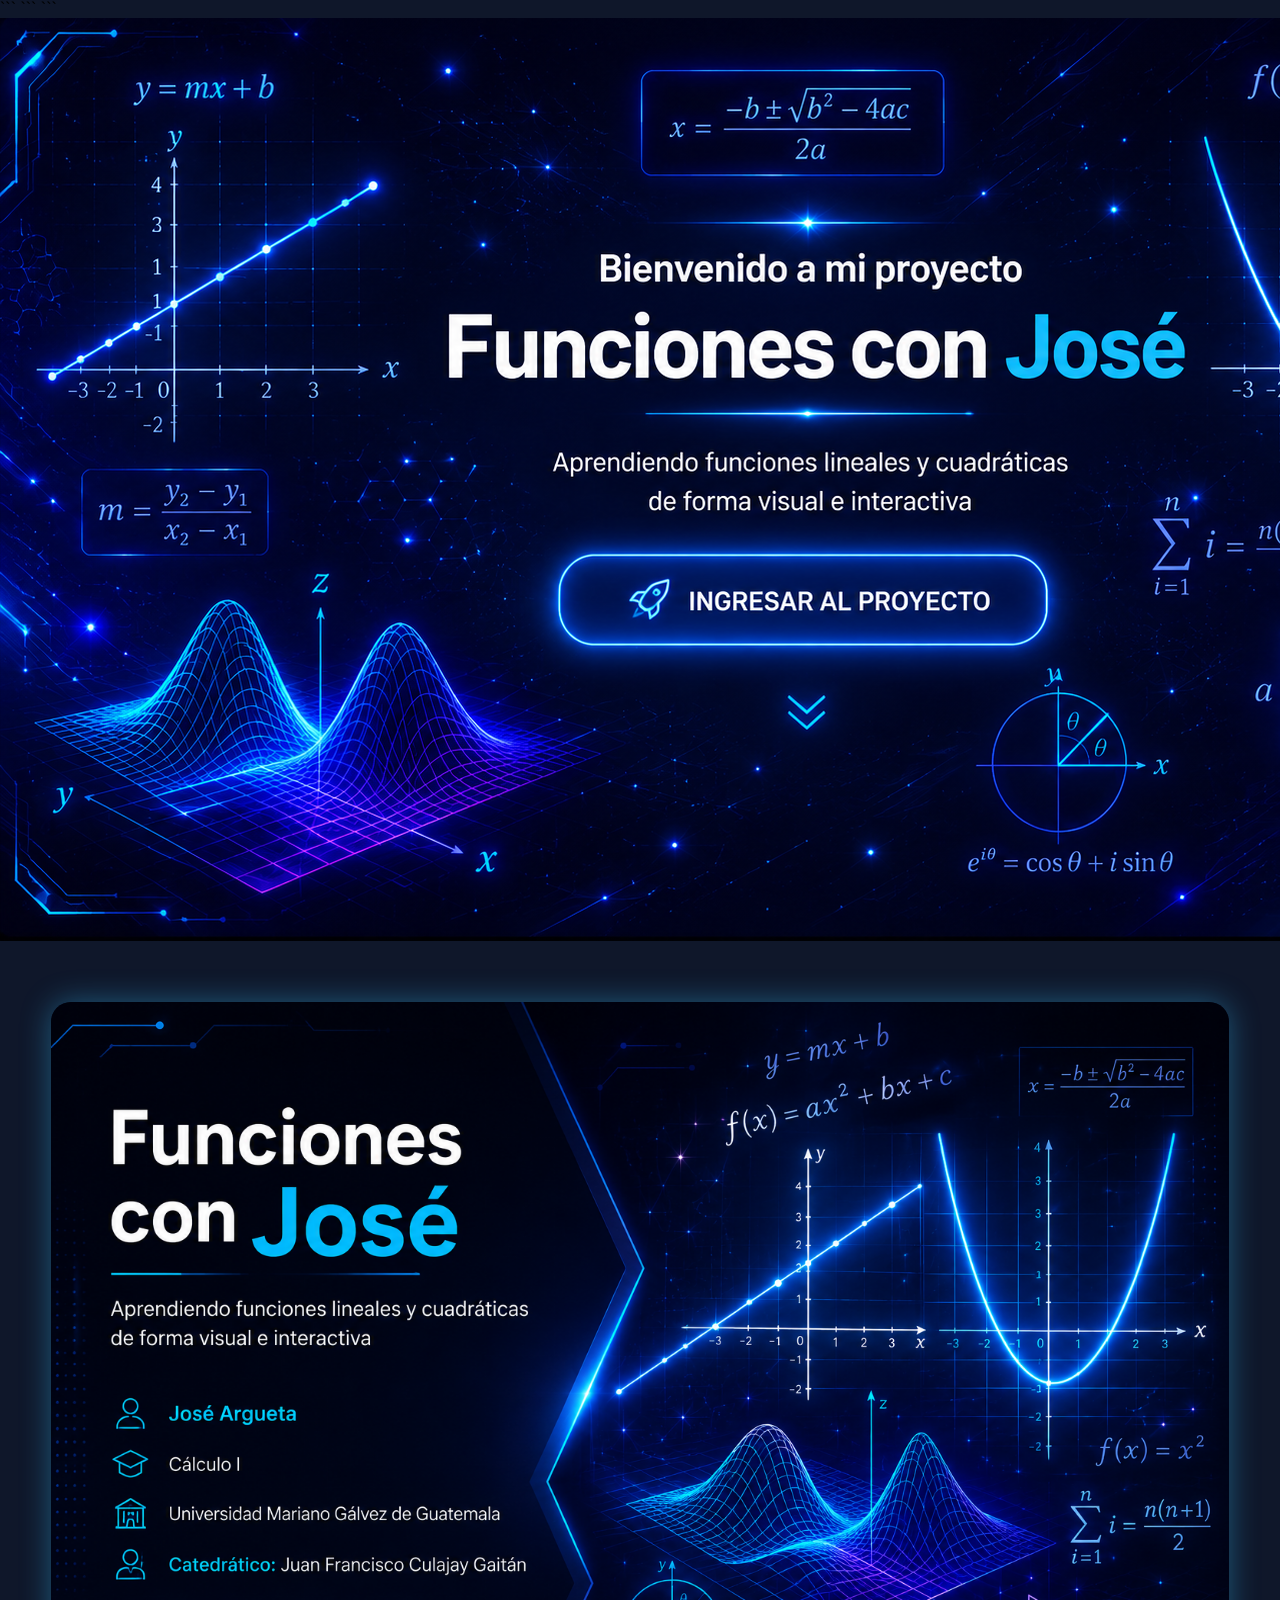
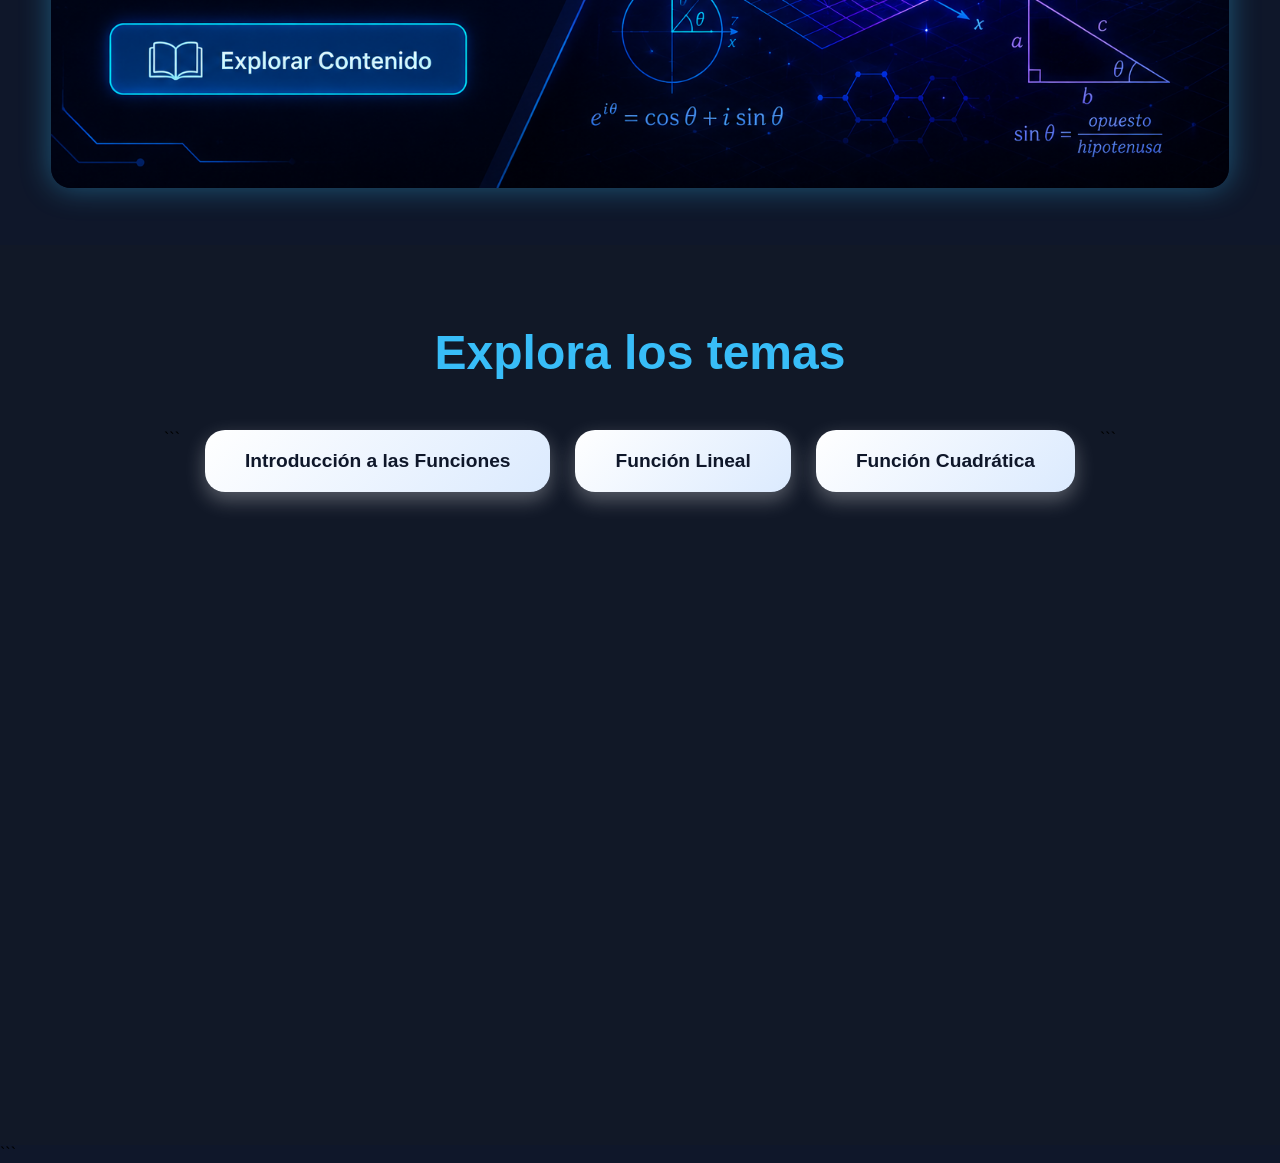
<file: index.html>
<!DOCTYPE html>

<html lang="es">

<head>
    <meta charset="UTF-8">
    <meta name="viewport" content="width=device-width, initial-scale=1.0">
    <title>Funciones con José</title>

```
<link rel="stylesheet" href="css/estilos.css">
```

</head>

<body>

```
<!-- PORTADA -->
<section class="portada">

    <div class="contenedor-portada">

        <img src="img/Portada.png" alt="Portada">

        <a href="#menu" class="btn-invisible"></a>

    </div>

</section>

<!-- TARJETA -->
<section class="presentacion">

    <img src="img/tarjeta.png" alt="Presentación">

</section>

<!-- MENÚ -->
<section id="menu" class="menu-principal">

    <h2>Explora los temas</h2>

    <div class="botones">

     <div class="botones">

```
<a href="paginas/introduccion.html">
    Introducción a las Funciones
</a>

<a href="paginas/lineal.html">
    Función Lineal
</a>

<a href="paginas/cuadratica.html">
    Función Cuadrática
</a>
```
</div>


    </div>

</section>
```
</body>

</html>
</file>
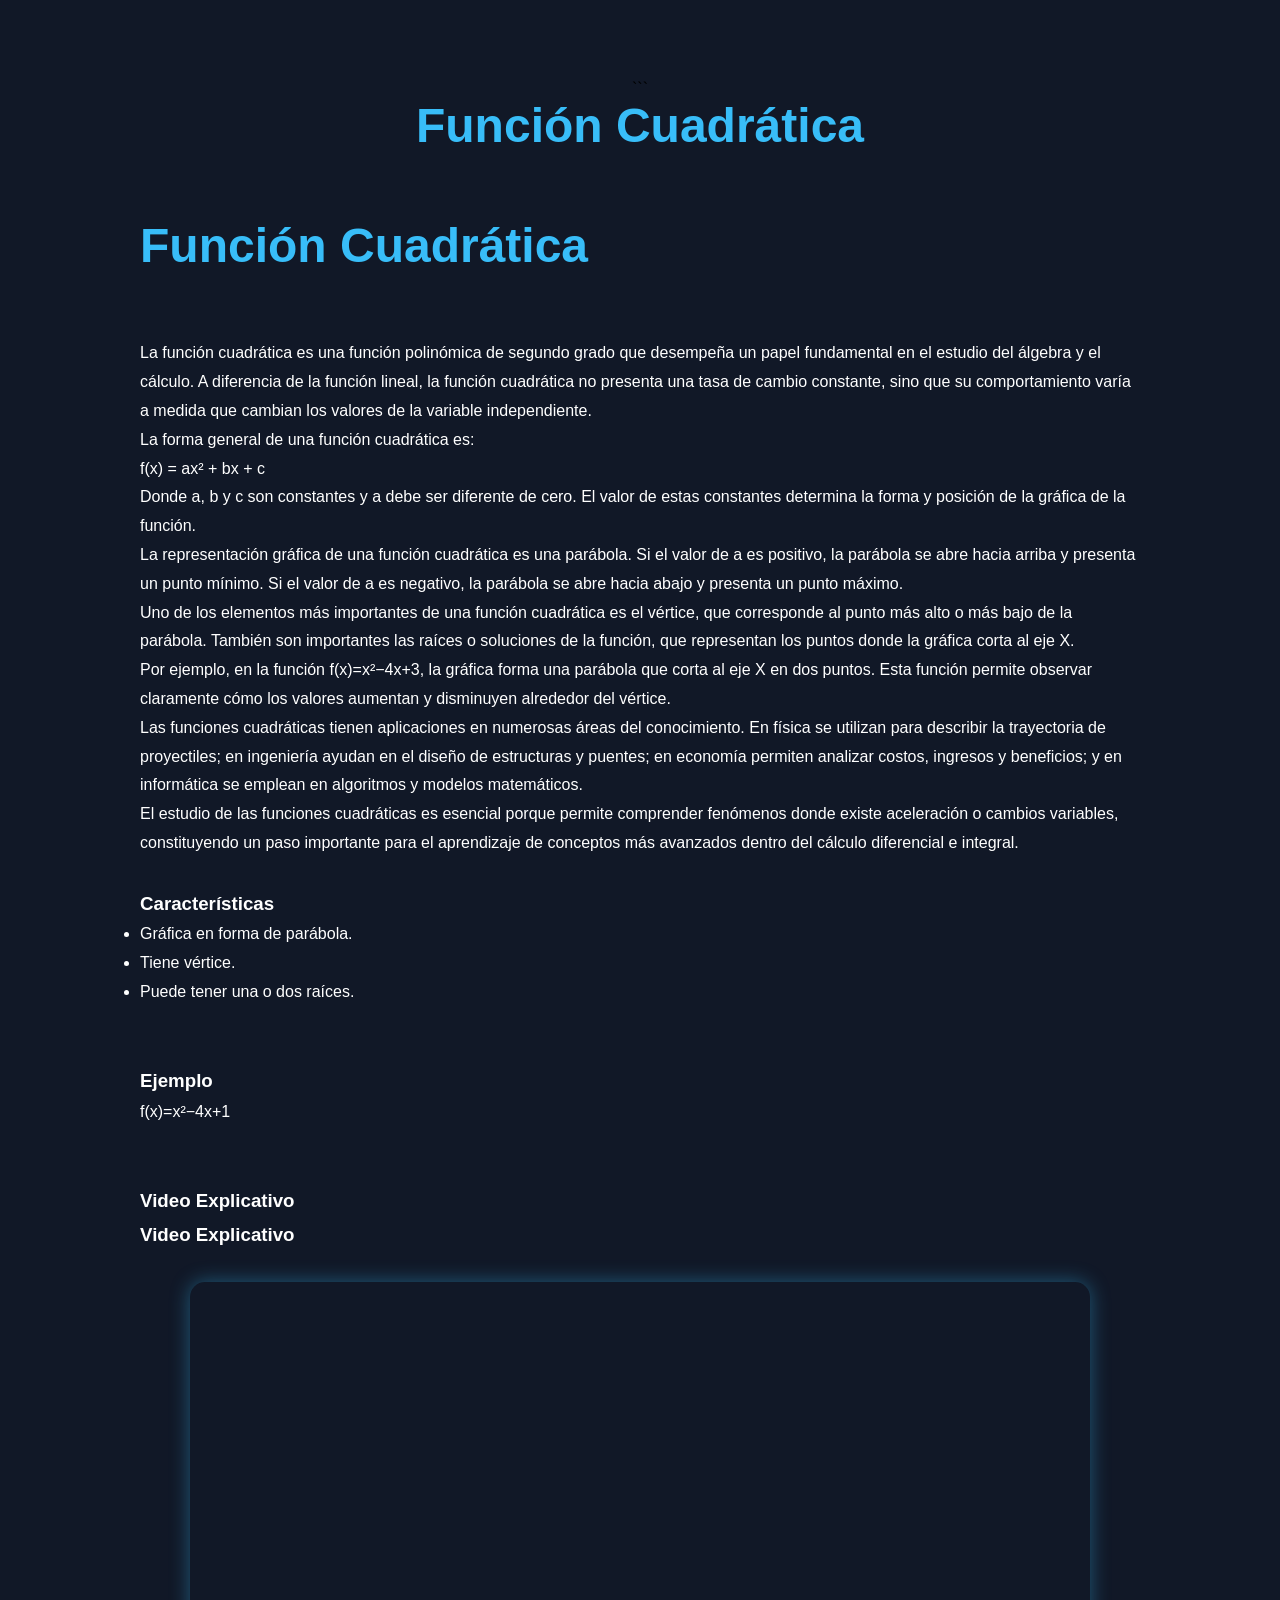
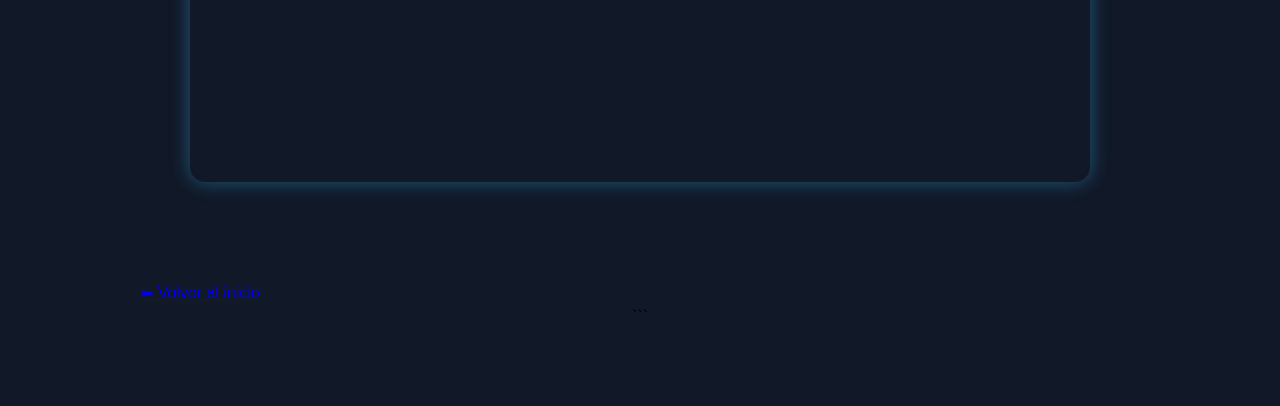
<file: paginas/cuadratica.html>
<!DOCTYPE html>

<html lang="es">

<head>
    <meta charset="UTF-8">
    <title>Función Cuadrática</title>
    <link rel="stylesheet" href="../css/estilos.css">
</head>

<body>

<section class="menu-principal">

```
<h2>Función Cuadrática</h2>

<div style="max-width:1000px;margin:auto;color:white;text-align:left;line-height:1.8;">

    <h2>Función Cuadrática</h2>

<p>
La función cuadrática es una función polinómica de segundo grado que desempeña un papel fundamental en el estudio del álgebra y el cálculo. A diferencia de la función lineal, la función cuadrática no presenta una tasa de cambio constante, sino que su comportamiento varía a medida que cambian los valores de la variable independiente.
</p>

<p>
La forma general de una función cuadrática es:
</p>

<p>
f(x) = ax² + bx + c
</p>

<p>
Donde a, b y c son constantes y a debe ser diferente de cero. El valor de estas constantes determina la forma y posición de la gráfica de la función.
</p>

<p>
La representación gráfica de una función cuadrática es una parábola. Si el valor de a es positivo, la parábola se abre hacia arriba y presenta un punto mínimo. Si el valor de a es negativo, la parábola se abre hacia abajo y presenta un punto máximo.
</p>

<p>
Uno de los elementos más importantes de una función cuadrática es el vértice, que corresponde al punto más alto o más bajo de la parábola. También son importantes las raíces o soluciones de la función, que representan los puntos donde la gráfica corta al eje X.
</p>

<p>
Por ejemplo, en la función f(x)=x²−4x+3, la gráfica forma una parábola que corta al eje X en dos puntos. Esta función permite observar claramente cómo los valores aumentan y disminuyen alrededor del vértice.
</p>

<p>
Las funciones cuadráticas tienen aplicaciones en numerosas áreas del conocimiento. En física se utilizan para describir la trayectoria de proyectiles; en ingeniería ayudan en el diseño de estructuras y puentes; en economía permiten analizar costos, ingresos y beneficios; y en informática se emplean en algoritmos y modelos matemáticos.
</p>

<p>
El estudio de las funciones cuadráticas es esencial porque permite comprender fenómenos donde existe aceleración o cambios variables, constituyendo un paso importante para el aprendizaje de conceptos más avanzados dentro del cálculo diferencial e integral.
</p>


    <br>

    <h3>Características</h3>

    <ul>
        <li>Gráfica en forma de parábola.</li>
        <li>Tiene vértice.</li>
        <li>Puede tener una o dos raíces.</li>
    </ul>

    <br><br>

    <h3>Ejemplo</h3>

    <p>f(x)=x²−4x+1</p>

    <br><br>

    <h3>Video Explicativo</h3>

<h3>Video Explicativo</h3>

<div class="video-container">
    <iframe
        src="https://www.youtube.com/embed/9wWQQE1r1es"
        title="Función Cuadrática"
        frameborder="0"
        allowfullscreen>
    </iframe>
</div>

    <br><br>

    <a href="../index.html">⬅ Volver al inicio</a>

</div>
```

</section>

</body>
</html>
</file>
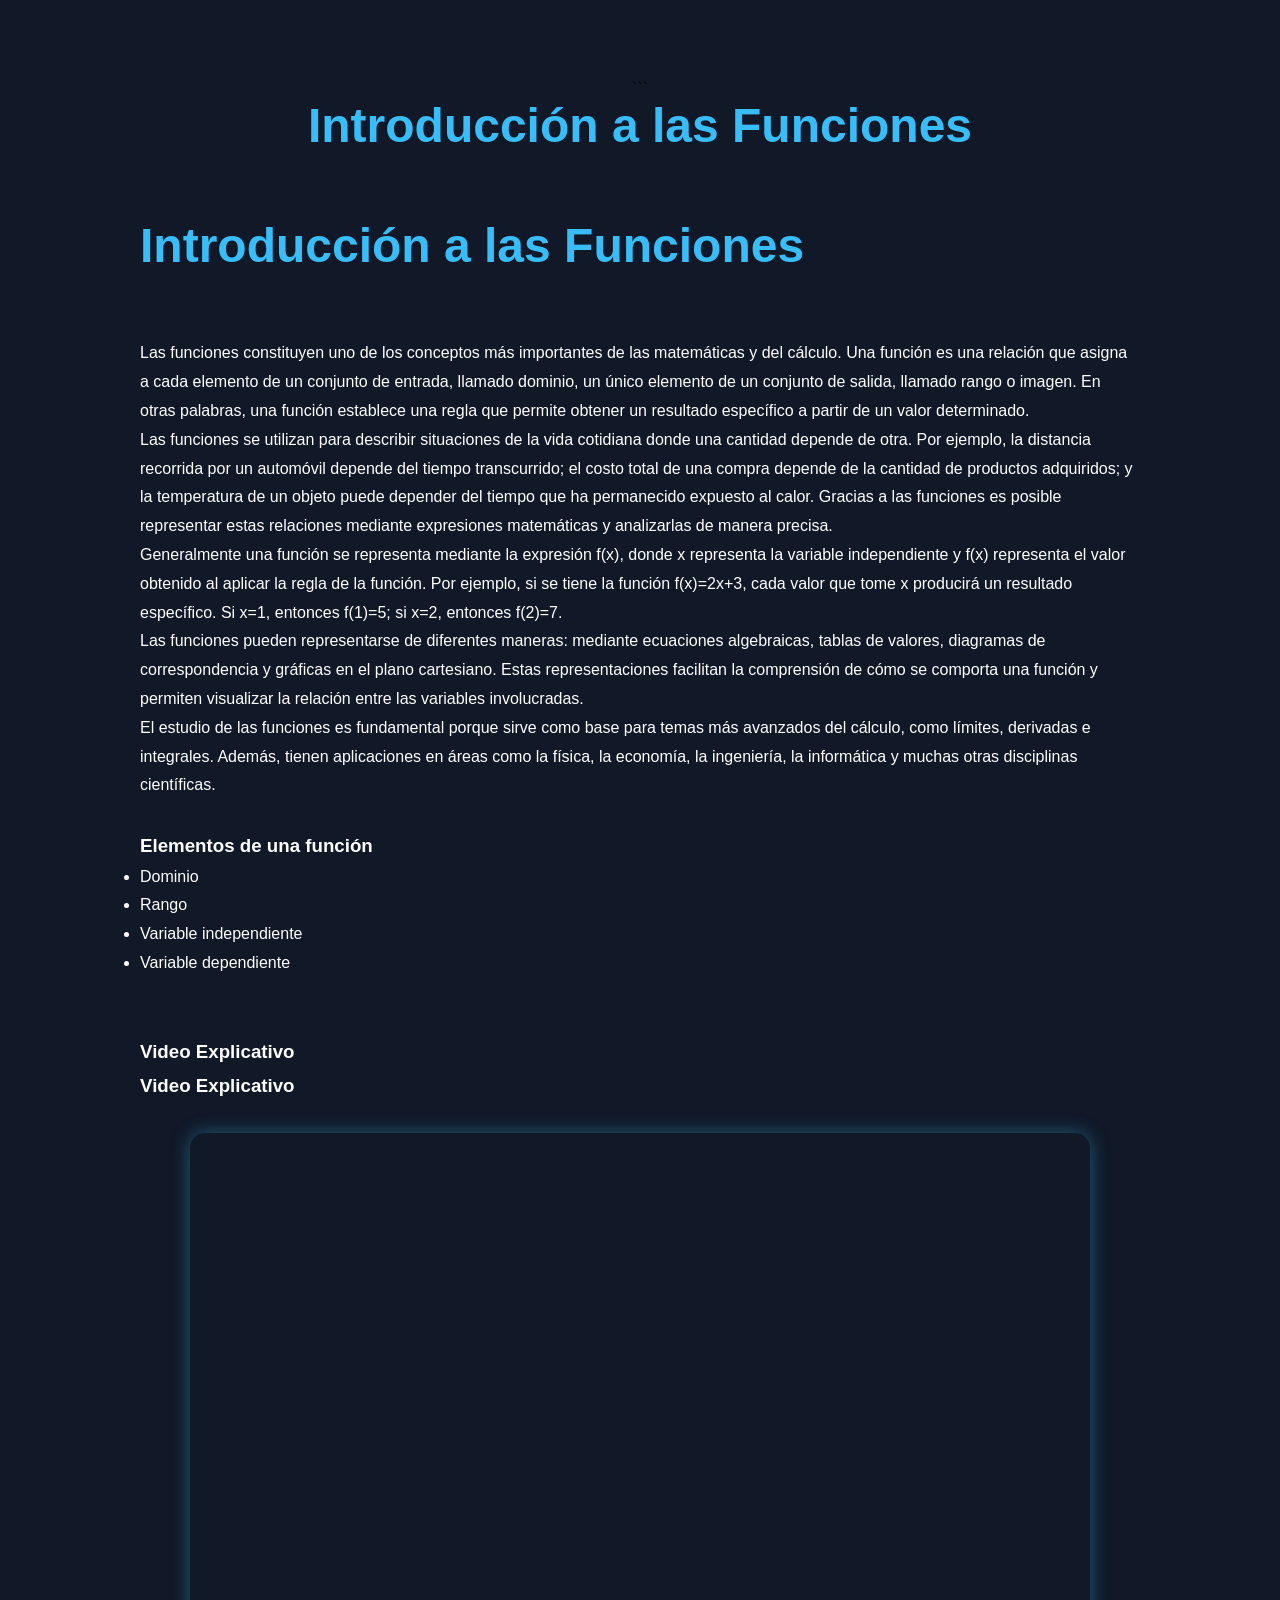
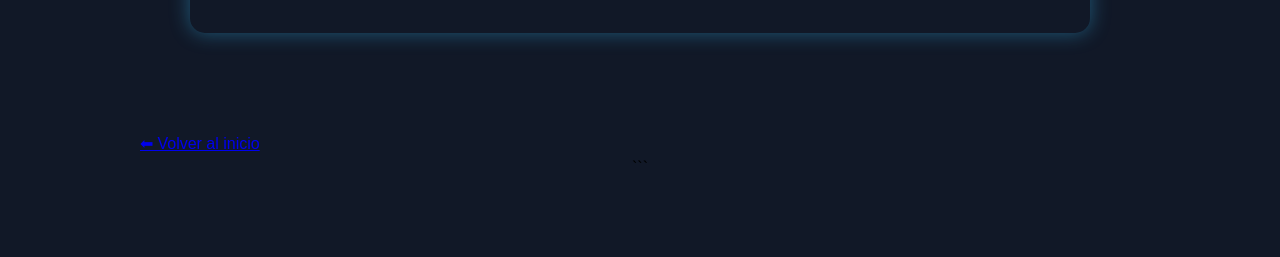
<file: paginas/introduccion.html>
<!DOCTYPE html>

<html lang="es">

<head>
    <meta charset="UTF-8">
    <title>Introducción a las Funciones</title>
    <link rel="stylesheet" href="../css/estilos.css">
</head>

<body>

<section class="menu-principal">

```
<h2>Introducción a las Funciones</h2>

<div style="max-width:1000px;margin:auto;color:white;text-align:left;line-height:1.8;">

    <h2>Introducción a las Funciones</h2>

<p>
Las funciones constituyen uno de los conceptos más importantes de las matemáticas y del cálculo. Una función es una relación que asigna a cada elemento de un conjunto de entrada, llamado dominio, un único elemento de un conjunto de salida, llamado rango o imagen. En otras palabras, una función establece una regla que permite obtener un resultado específico a partir de un valor determinado.
</p>

<p>
Las funciones se utilizan para describir situaciones de la vida cotidiana donde una cantidad depende de otra. Por ejemplo, la distancia recorrida por un automóvil depende del tiempo transcurrido; el costo total de una compra depende de la cantidad de productos adquiridos; y la temperatura de un objeto puede depender del tiempo que ha permanecido expuesto al calor. Gracias a las funciones es posible representar estas relaciones mediante expresiones matemáticas y analizarlas de manera precisa.
</p>

<p>
Generalmente una función se representa mediante la expresión f(x), donde x representa la variable independiente y f(x) representa el valor obtenido al aplicar la regla de la función. Por ejemplo, si se tiene la función f(x)=2x+3, cada valor que tome x producirá un resultado específico. Si x=1, entonces f(1)=5; si x=2, entonces f(2)=7.
</p>

<p>
Las funciones pueden representarse de diferentes maneras: mediante ecuaciones algebraicas, tablas de valores, diagramas de correspondencia y gráficas en el plano cartesiano. Estas representaciones facilitan la comprensión de cómo se comporta una función y permiten visualizar la relación entre las variables involucradas.
</p>

<p>
El estudio de las funciones es fundamental porque sirve como base para temas más avanzados del cálculo, como límites, derivadas e integrales. Además, tienen aplicaciones en áreas como la física, la economía, la ingeniería, la informática y muchas otras disciplinas científicas.
</p>


    <br>

    <h3>Elementos de una función</h3>

    <ul>
        <li>Dominio</li>
        <li>Rango</li>
        <li>Variable independiente</li>
        <li>Variable dependiente</li>
    </ul>

    <br><br>

    <h3>Video Explicativo</h3>

    <!-- Reemplaza VIDEO.mp4 por tu video -->
<h3>Video Explicativo</h3>

<div class="video-container">
    <iframe
        src="https://www.youtube.com/embed/DceA_WM0DqY"
        title="Introducción a las Funciones"
        frameborder="0"
        allowfullscreen>
    </iframe>
</div>
    <br><br>

    <a href="../index.html">⬅ Volver al inicio</a>

</div>
```

</section>

</body>
</html>
</file>
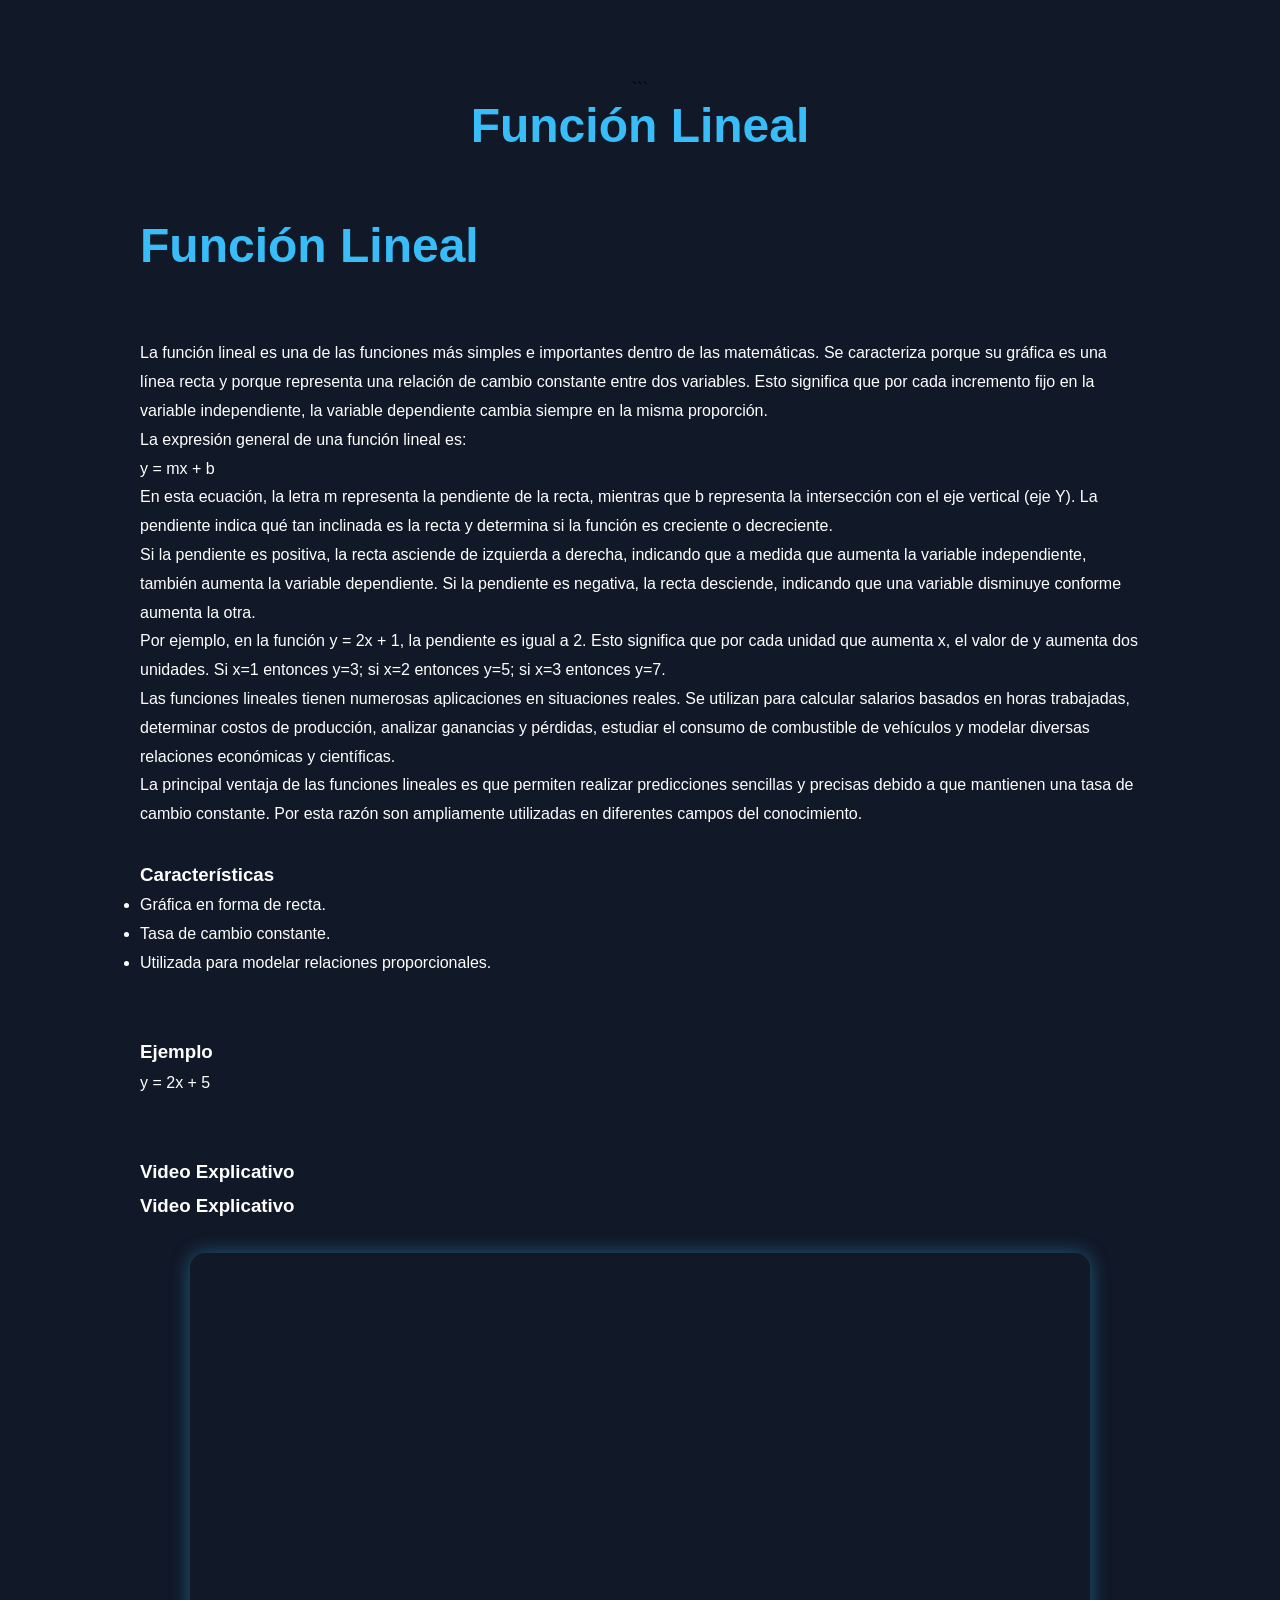
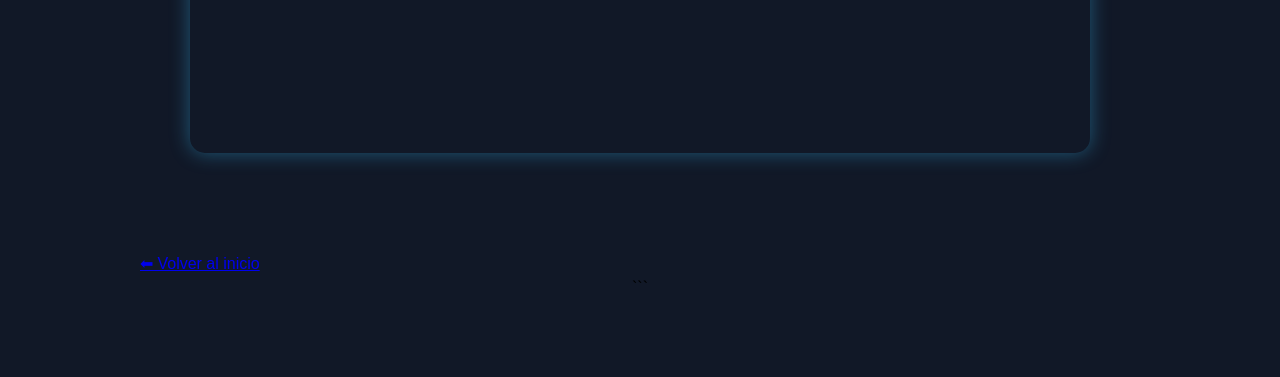
<file: paginas/lineal.html>
<!DOCTYPE html>

<html lang="es">

<head>
    <meta charset="UTF-8">
    <title>Función Lineal</title>
    <link rel="stylesheet" href="../css/estilos.css">
</head>

<body>

<section class="menu-principal">

```
<h2>Función Lineal</h2>

<div style="max-width:1000px;margin:auto;color:white;text-align:left;line-height:1.8;">

   <h2>Función Lineal</h2>

<p>
La función lineal es una de las funciones más simples e importantes dentro de las matemáticas. Se caracteriza porque su gráfica es una línea recta y porque representa una relación de cambio constante entre dos variables. Esto significa que por cada incremento fijo en la variable independiente, la variable dependiente cambia siempre en la misma proporción.
</p>

<p>
La expresión general de una función lineal es:
</p>

<p>
y = mx + b
</p>

<p>
En esta ecuación, la letra m representa la pendiente de la recta, mientras que b representa la intersección con el eje vertical (eje Y). La pendiente indica qué tan inclinada es la recta y determina si la función es creciente o decreciente.
</p>

<p>
Si la pendiente es positiva, la recta asciende de izquierda a derecha, indicando que a medida que aumenta la variable independiente, también aumenta la variable dependiente. Si la pendiente es negativa, la recta desciende, indicando que una variable disminuye conforme aumenta la otra.
</p>

<p>
Por ejemplo, en la función y = 2x + 1, la pendiente es igual a 2. Esto significa que por cada unidad que aumenta x, el valor de y aumenta dos unidades. Si x=1 entonces y=3; si x=2 entonces y=5; si x=3 entonces y=7.
</p>

<p>
Las funciones lineales tienen numerosas aplicaciones en situaciones reales. Se utilizan para calcular salarios basados en horas trabajadas, determinar costos de producción, analizar ganancias y pérdidas, estudiar el consumo de combustible de vehículos y modelar diversas relaciones económicas y científicas.
</p>

<p>
La principal ventaja de las funciones lineales es que permiten realizar predicciones sencillas y precisas debido a que mantienen una tasa de cambio constante. Por esta razón son ampliamente utilizadas en diferentes campos del conocimiento.
</p>

    <br>

    <h3>Características</h3>

    <ul>
        <li>Gráfica en forma de recta.</li>
        <li>Tasa de cambio constante.</li>
        <li>Utilizada para modelar relaciones proporcionales.</li>
    </ul>

    <br><br>

    <h3>Ejemplo</h3>

    <p>y = 2x + 5</p>

    <br><br>

    <h3>Video Explicativo</h3>

<h3>Video Explicativo</h3>

<div class="video-container">
    <iframe
        src="https://www.youtube.com/embed/Of43AZ54mHI"
        title="Función Lineal"
        frameborder="0"
        allowfullscreen>
    </iframe>
</div>

    <br><br>

    <a href="../index.html">⬅ Volver al inicio</a>

</div>
```

</section>

</body>
</html>
</file>
<file: css/estilos.css>
html{
scroll-behavior:smooth;
}

*{
margin:0;
padding:0;
box-sizing:border-box;
}

body{
font-family:Arial, Helvetica, sans-serif;
background:#0f172a;
overflow-x:hidden;
}

/* PORTADA */

.Portada{
width:100%;
height:100vh;
}

.contenedor-Portada{
width:100%;
height:100vh;
position:relative;
}

.contenedor-Portada img{
width:100%;
height:100%;
object-fit:cover;
display:block;
}

.btn-invisible{
position:absolute;
width:350px;
height:90px;
left:50%;
top:72%;
transform:translateX(-50%);
}

/* PRESENTACIÓN */

.presentacion{
min-height:100vh;
display:flex;
justify-content:center;
align-items:center;
background:#0f172a;
padding:20px;
}

.presentacion img{
width:95%;
max-width:1400px;
height:auto;
border-radius:20px;
box-shadow:0 0 30px rgba(56,189,248,.4);
}

/* MENÚ */

.menu-principal{
min-height:100vh;
background:#111827;
padding:80px 20px;
text-align:center;
}

.menu-principal h2{
color:#38bdf8;
font-size:3rem;
margin-bottom:50px;
}

.botones{
display:flex;
flex-wrap:wrap;
justify-content:center;
gap:25px;
}

.botones a{
    text-decoration:none;
    background:linear-gradient(135deg,#ffffff,#dbeafe);
    color:#0f172a;
    padding:20px 40px;
    border-radius:20px;
    font-size:1.2rem;
    font-weight:bold;
    transition:0.3s;
    box-shadow:0 8px 20px rgba(255,255,255,0.3);
}

.botones a:hover{
    transform:translateY(-5px);
    background:#38bdf8;
    color:white;
    }

.video-container{
    width:100%;
    max-width:900px;
    margin:30px auto;
}

.video-container iframe{
    width:100%;
    height:500px;
    border:none;
    border-radius:15px;
    box-shadow:0 0 20px rgba(56,189,248,.4);
}
</file>
